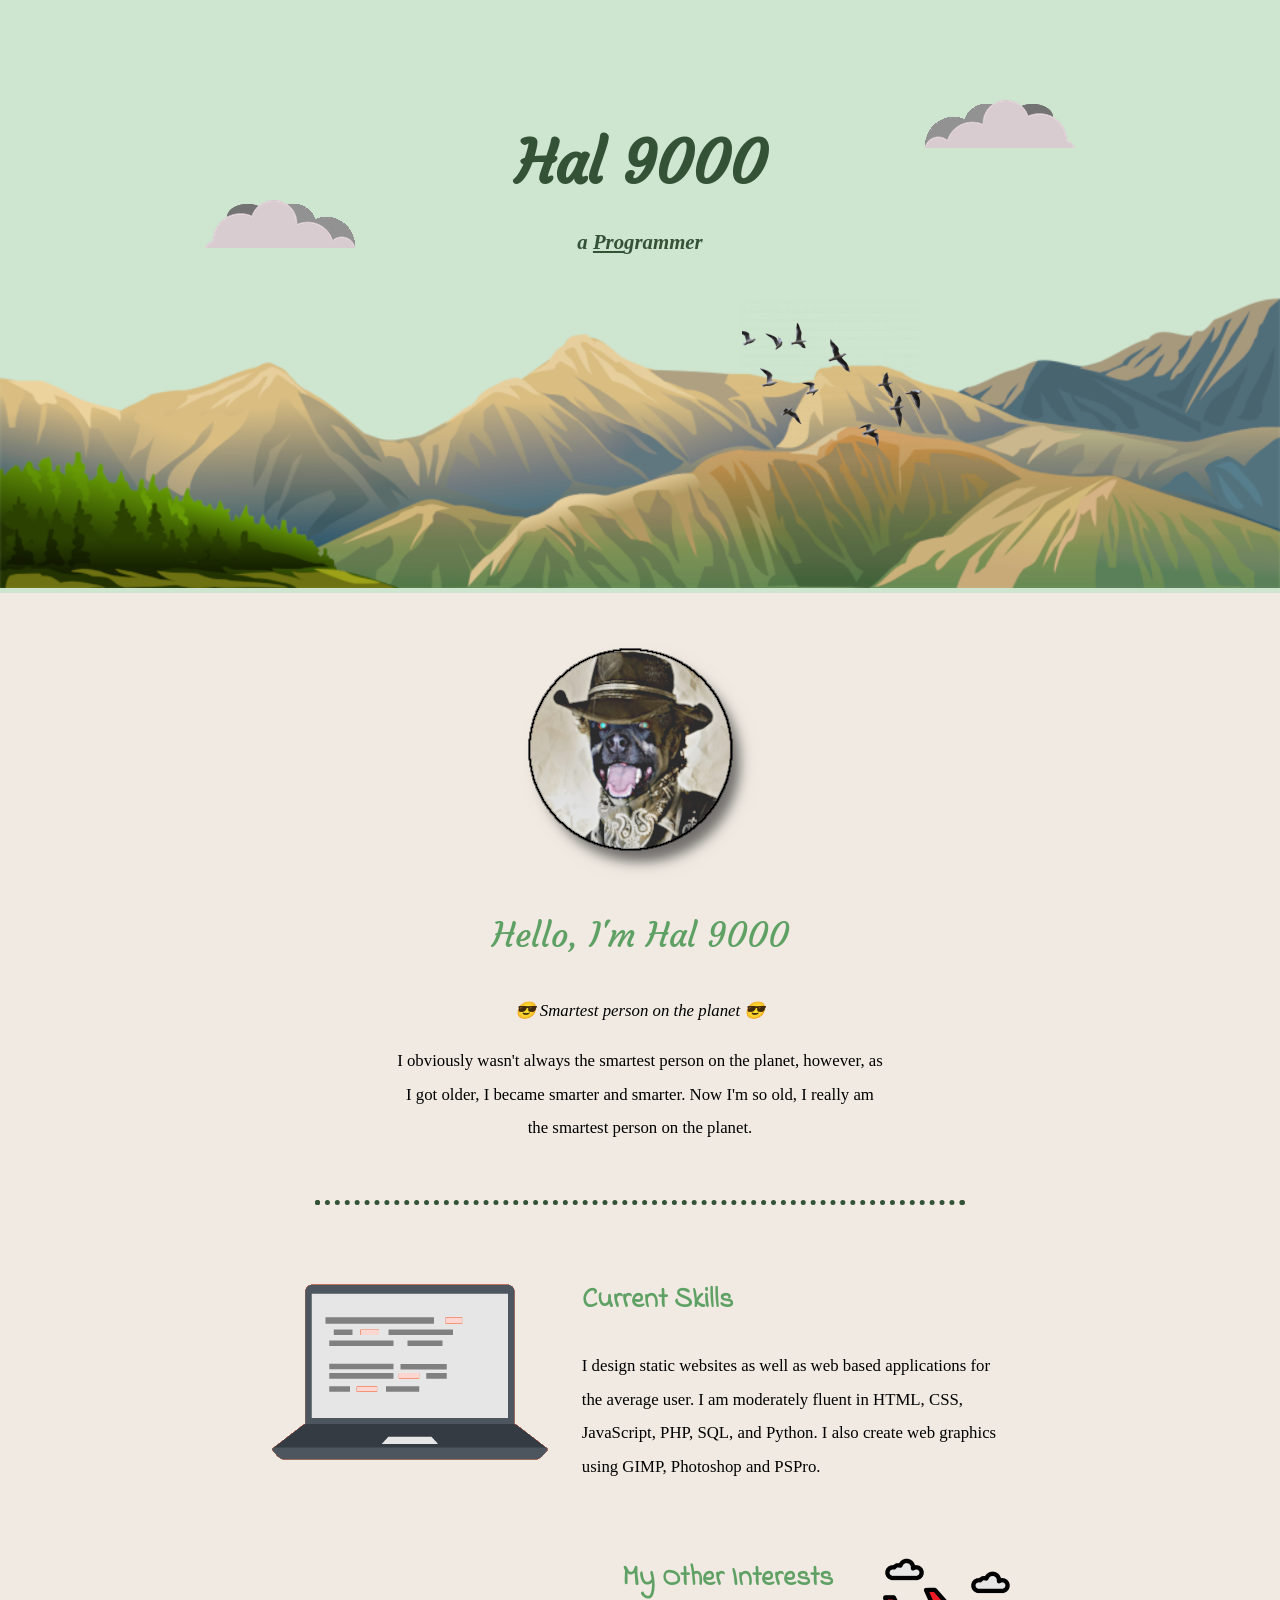
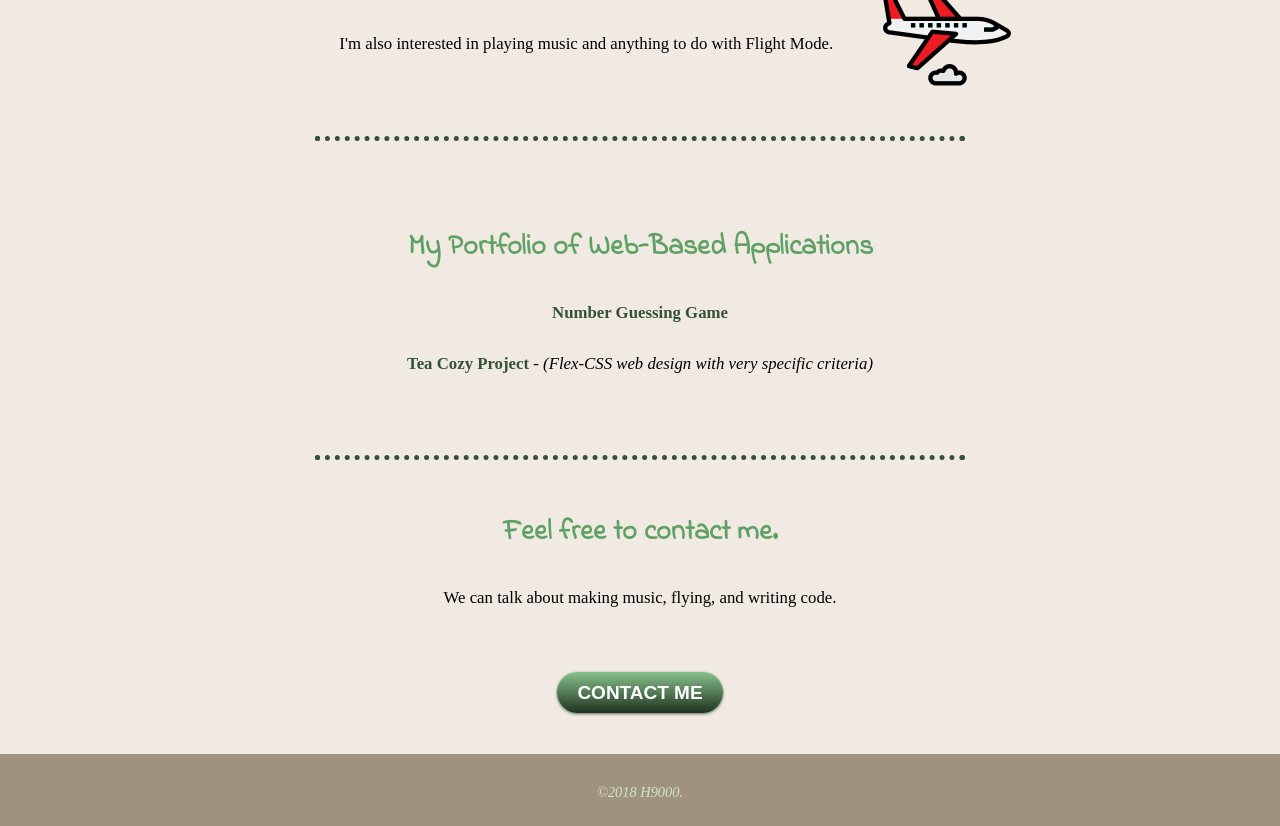
<file: index.html>
<!DOCTYPE html>
<html lang="en" dir="ltr">
    <head>
        <meta charset="utf-8">
        <title>Hal 9000</title>
        <link rel="stylesheet" href="./css/styles.css">
        <link rel="icon" href="./images/favicon.ico">
        <!-- if favicon fails to show up -->
        <!-- <link rel="favicon" href="images/favicon.ico?v=2"> -->
        <link rel="preconnect" href="https://fonts.googleapis.com">
        <link rel="preconnect" href="https://fonts.gstatic.com" crossorigin>
        <link href="https://fonts.googleapis.com/css2?family=Courgette&family=Indie+Flower&display=swap" rel="stylesheet">
    </head>
    <body>
        <div class="container-top">
            <img class="cloud-left" src="images/cloud1.png" alt="clouds">
            <h1>Hal 9000</h1>
            <p class="programmer">a <span class="pro">Pro</span>grammer</p>
            <img class="cloud-right" src="images/cloud2.png" alt="clouds">
            <img class="mountain" src="images/mountain2.png" alt="mountain">
            <img class="birds" src="images/bird_flock.png" alt="flock of birds">
        </div>
        <div class="container-middle">
            <div>
                <img src="images/logo_pic.png" alt="My Logo Pic">
                <h2>Hello, I'm Hal 9000</h2>
                <div class="personal">
                    <p><em>&#128526; Smartest person on the planet &#128526;</em></p>
                    <p>I obviously wasn't always the smartest person on the planet,
                        however, as I got older, I became smarter and smarter.
                        Now I'm so old, I really am the smartest person on the planet.</p>
                </div>
            </div>
            <hr>
            <div class="skill-row">
                <img class="computer" src="images/computer.png" alt="computer">
                <h3>Current Skills</h3>
                <p class="skills">I design static websites as well as web based applications for the average user.
                I am moderately fluent in HTML, CSS, JavaScript, PHP, SQL, and Python. I also create web graphics
                using GIMP, Photoshop and PSPro.</p>
            </div>
            <div class="interest-row">
                <img class="airplane" src="images/airplane.png" alt="Airplane Icon from https://www.flaticon.com/">
                <h3>My Other Interests</h3>
                <p>I'm also interested in playing music and anything to do with Flight Mode.</p>
            </div>
            <hr>
            <div class="container-middle">
                <h3>My Portfolio of Web-Based Applications</h3>
                <p><a target="_blank" rel="noopener noreferrer" href="./numberGame/index.html">Number Guessing Game</a></p>
                <p><a target="_blank" rel="noopener noreferrer" href="./teaCozy/index.html">Tea Cozy Project</a>
                 - <em>(Flex-CSS web design with very specific criteria)</em></p>
            </div>
            <hr>
            <div class="contact">
                <h3>Feel free to contact me.</h3>
                <p>We can talk about making music, flying, and writing code.</p>
                <p><br /></p>
                <a class="btn" href="mailto:halsan23@msn.com">CONTACT ME</a>
            </div>
        </div>
        <div class="container-bottom">
            <!-- <a class="footer-link" href="https://halsan23.github.io/main/" target="_blank" rel="noopener">My GitHub Website</a> -->
            <p>©2018 H9000.</p>
        </div>
    </body>
</html>
</file>
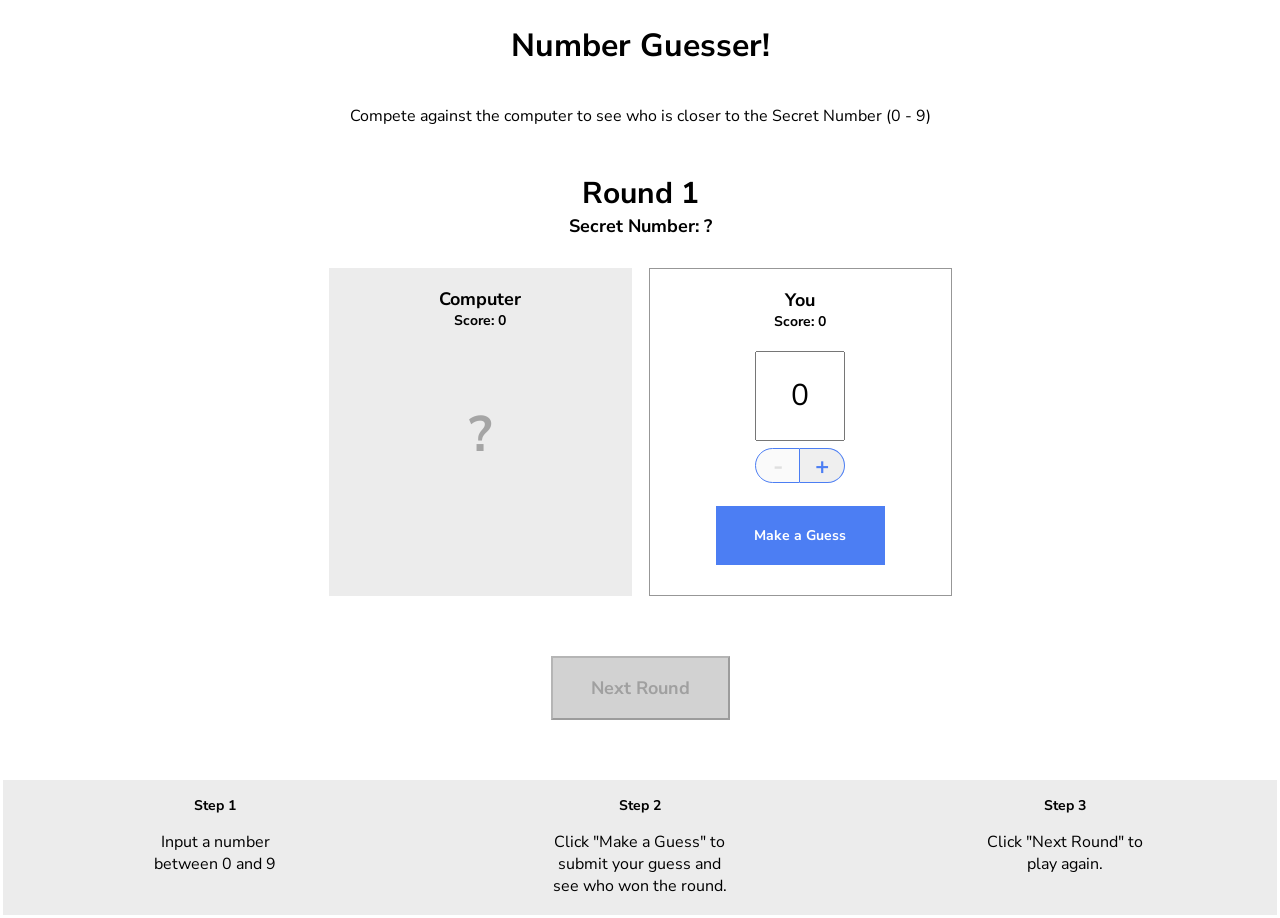
<file: numberGame/index.html>
<!doctype html>

<html>
  <head>
    <title>Number Guesser</title>
    <link href="https://fonts.googleapis.com/css?family=Nunito+Sans:400,700" rel="stylesheet">
    <link rel="stylesheet" href="./css/style.css">
  </head>
  <body>
    <div class="game-container">
      <header>
        <h1>Number Guesser!</h1>
      </header>
      <p>Compete against the computer to see who is closer to the Secret Number (0 - 9)</p>

      <div class="rounds">
        <p class="round-label">Round <span id="round-number">1</span></p>
        <p class="guess-label">Secret Number: <span id="target-number">?</span></p>
      </div>

      <div class="guessing-area">
        <div class="guess computer-guess">
          <div class="guess-title">
            <p class="guess-label">Computer</p>
            <p class="score-label">Score: <span id="computer-score">0</span></p>
          </div>
          <p id="computer-guess">?</p>
          <p class="winning-text" id="computer-wins"></p>
        </div>
        <div class="guess human-guess">
          <div class="guess-title">
            <p class="guess-label">You</p>
            <p class="score-label">Score: <span id="human-score">0</span></p>
          </div>
          <input type="number" id="human-guess" min=0 max=9 value=0>
          <div class="number-controls">
            <button class="number-control left" id="subtract" disabled>-</button>
            <button class="number-control right" id="add">+</button>
          </div>
          <button class="button" id="guess">Make a Guess</button>
        </div>
      </div>

      <div class="next-round-container">
        <button class="button" id="next-round" disabled>Next Round</button>
      </div>

    </div>

    <div class="instructions">
      <div class="instruction">
        <h3>Step 1</h3>
        <p>Input a number between 0 and 9</p>
      </div>
      <div class="instruction">
        <h3>Step 2</h3>
        <p>Click "Make a Guess" to submit your guess and see who won the round.</p>
      </div>
      <div class="instruction">
        <h3>Step 3</h3>
        <p>Click "Next Round" to play again.</p>
      </div>
    </div>

    <script src="./scripts/game.js"></script>
    <script src="./scripts/script.js"></script>
  </body>
</html>
</file>
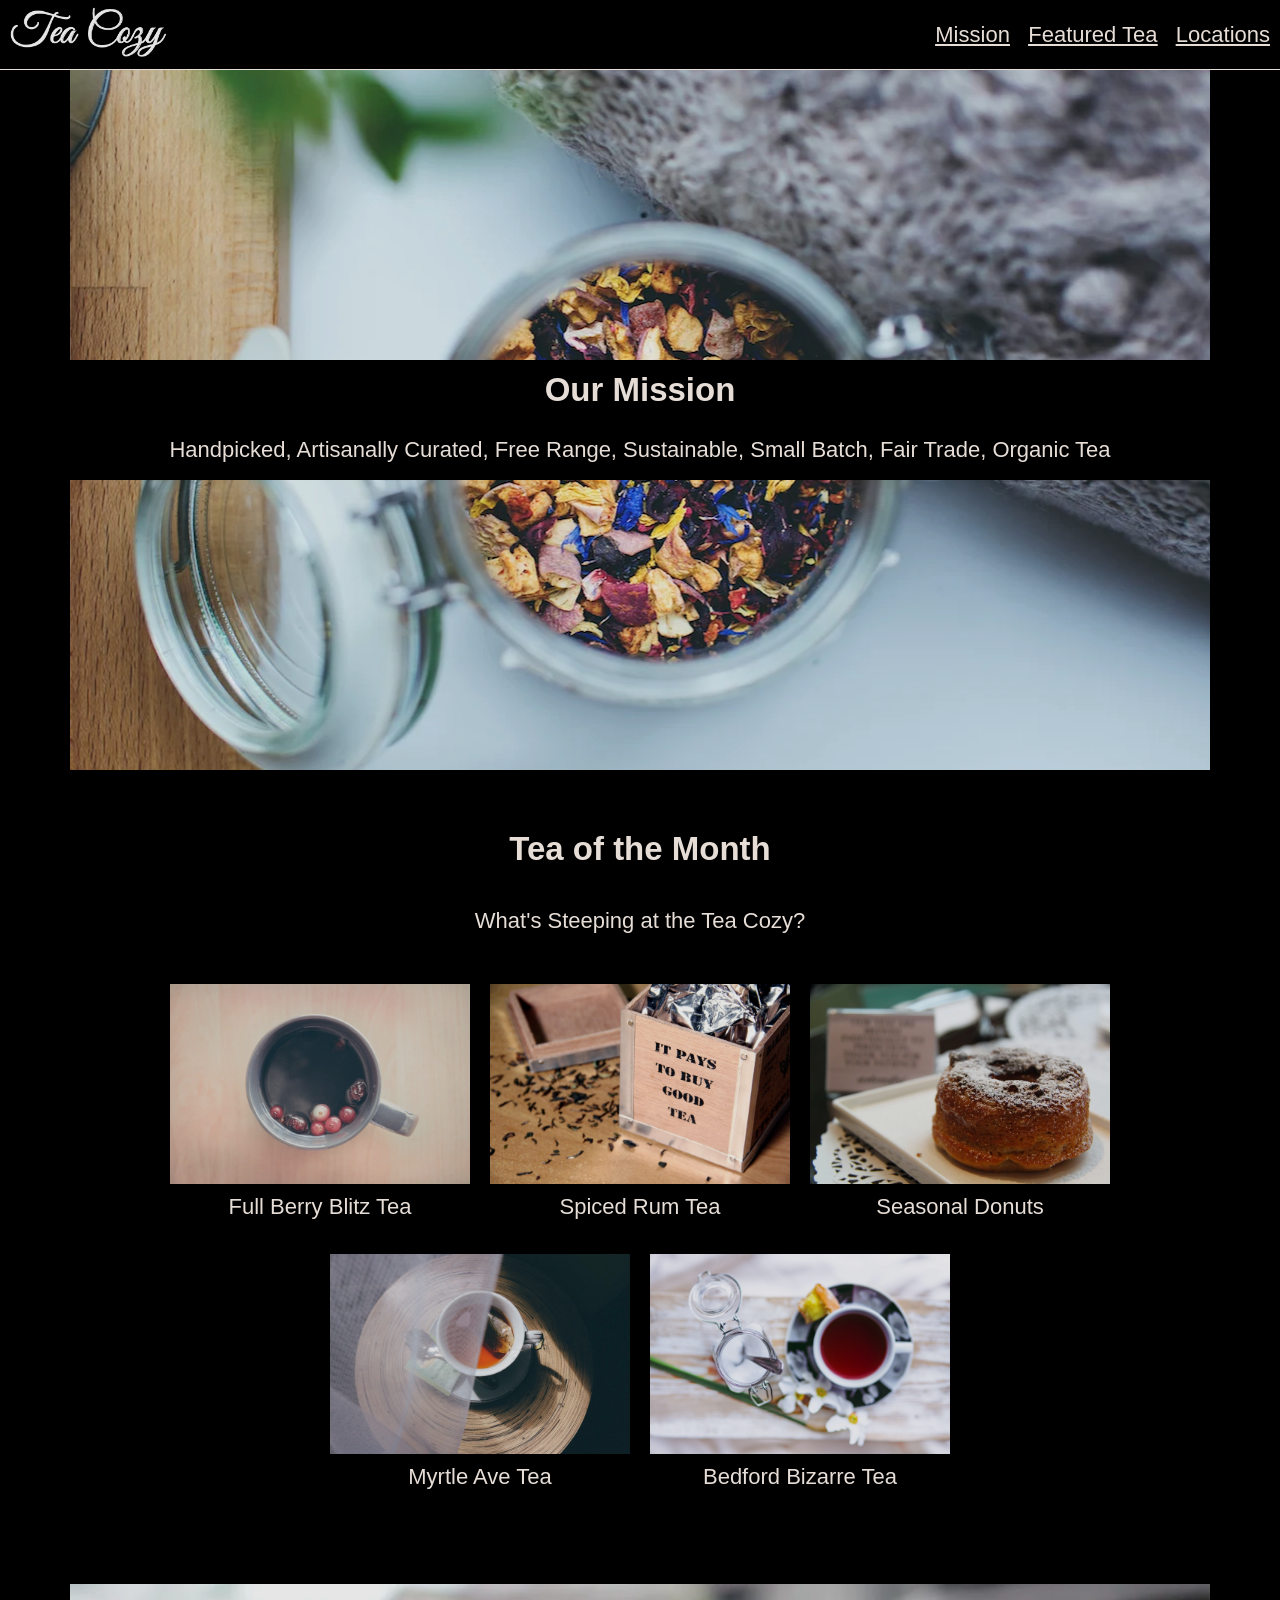
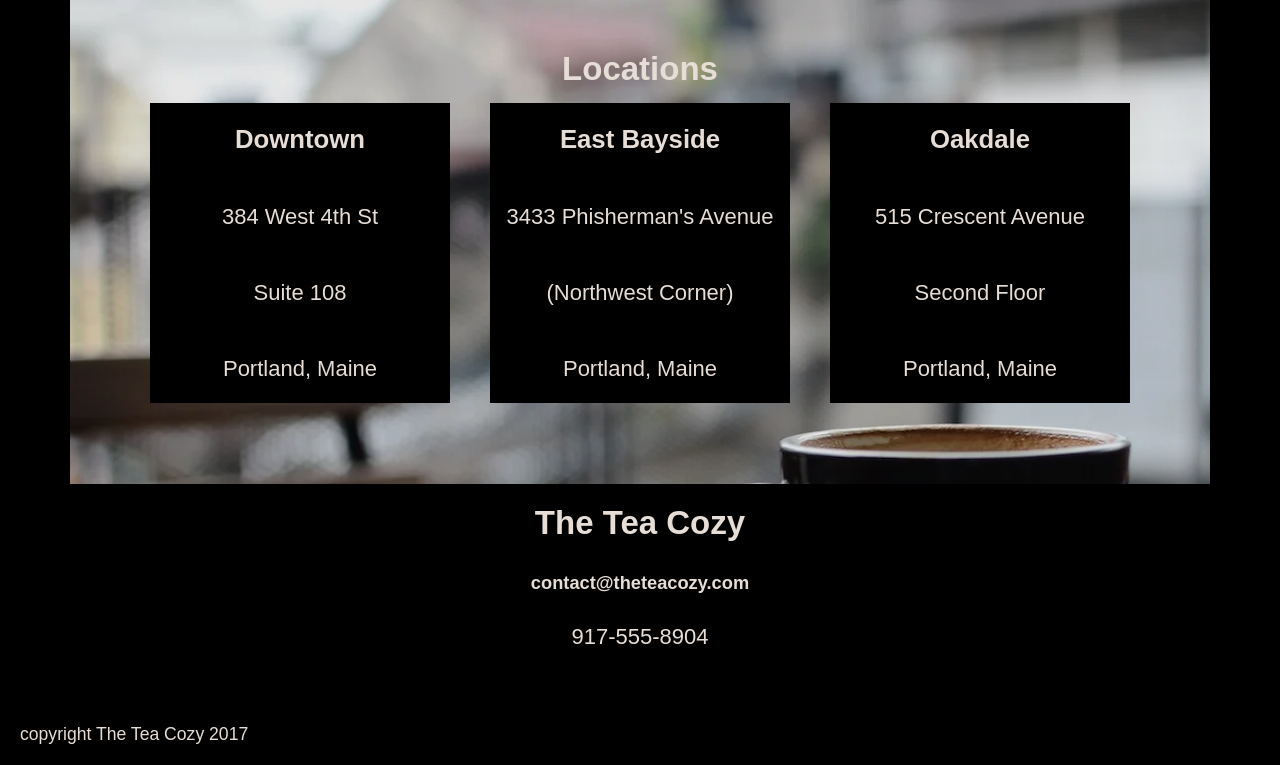
<file: teaCozy/index.html>
<!DOCTYPE html>
<html lang="en">
<head>
    <meta charset="UTF-8">
    <meta http-equiv="X-UA-Compatible" content="IE=edge">
    <meta name="viewport" content="width=device-width, initial-scale=1.0">
    <title>Tea Cozy</title>
    <link rel="stylesheet" href="styles/styles.css">
</head>


<body>
    <div class="header">
        <div id="logo">
            <img src="images/img-tea-cozy-logo.webp" alt="Cozy Tea Logo">
        </div>
        <div id="navbar">
            <ul>
                <li><a href="index.html">Mission</a></li>&nbsp;&nbsp;
                <li><a href="index.html">Featured Tea</a></li>&nbsp;&nbsp;
                <li><a href="index.html">Locations</a></li>
            </ul>
        </div>
    </div>


    <section>
        <div id="sect1">
            <h2>Our Mission</h2>
            <p>Handpicked, Artisanally Curated, Free Range, Sustainable, Small Batch, Fair Trade, Organic Tea</p>
        </div>
    </section>

    
    <section>
        <div id="sect2">
            <h2>Tea of the Month</h2>
            <p>What's Steeping at the Tea Cozy?</p>
        </div>
    </section>


    <section id="sect2imgs">
       <div id="sect2img">
            <img src="images/img-berryblitz.webp" alt="Berry Blitz Pic">
            <figcaption>Full Berry Blitz Tea</figcaption>
            <p></p>
        </div>
        <div id="sect2img">
            <img src="images/img-spiced-rum.webp" alt="Berry Blitz Pic">
            <figcaption>Spiced Rum Tea</figcaption>
            <p></p>
        </div>
        <div id="sect2img">
            <img src="images/img-donut.webp" alt="Berry Blitz Pic">
            <figcaption>Seasonal Donuts</figcaption>
            <p></p>
        </div>
        <div id="sect2img">
            <img src="images/img-myrtle-ave.webp" alt="Berry Blitz Pic">
            <figcaption>Myrtle Ave Tea</figcaption>
            <p></p>
        </div>
        <div id="sect2img">
            <img src="images/img-bedford-bizarre.webp" alt="Berry Blitz Pic">
            <figcaption>Bedford Bizarre Tea</figcaption>
            <p></p>
       </div>
    </section>

    
    <section>
        <div id="sect3">
            <h2>Locations</h2>
            <div id="sect3locs">
                <div id="locsrow">
                    <h3>Downtown</h3>
                    <p>384 West 4th St</p>
                    <p>Suite 108</p>
                    <p>Portland, Maine</p>
                </div>
                <div id="locsrow">
                    <h3>East Bayside</h3>
                    <p>3433 Phisherman's Avenue</p>
                    <p>(Northwest Corner)</p>
                    <p>Portland, Maine</p>
                </div>
                <div id="locsrow">
                    <h3>Oakdale</h3>
                    <p>515 Crescent Avenue</p>
                    <p>Second Floor</p>
                    <p>Portland, Maine</p>
                </div>
            </div>
        </div>
    </section>


    <section>
        <div id="sect4">
            <h2>The Tea Cozy</h2>
            <h5>contact@theteacozy.com</h5>
            <p>917-555-8904</p>
        </div>
    </section>

    <footer>
        <p>copyright The Tea Cozy 2017</p>
    </footer>

</body>
</html>
</file>
<file: css/styles.css>
/* background-colors -- #CEE5D0 -- #F0EAE2 -- #A0937D */
/* font-colors -- #EAF6F6 -- #5FA164 -- #345236 */
/* font-family: 'Courgette', cursive;
font-family: 'Indie Flower', cursive; */

/* -----------  HTML Elements  -----------  */
body {
    margin: 0;
    text-align: center;
    font-family: Georgia, serif;
    font-size: 105%;
}
h1 {
    color: #345236;
    font-size: 3.75rem;
    margin: 0 auto 0 auto;
    font-family: 'Courgette', cursive;
}
h2 {
    color: #5FA164;
    font-family: 'Courgette', cursive;
    font-size: 2.1rem;
    font-weight: normal;
    padding-bottom: 10px;
}
h3 {
    color: #5FA164;
    font-family: 'Indie Flower', serif;
    font-size: 1.75rem;
}
hr {
    border: dotted #345236 5px;
    border-bottom: none;
    width: 50%;
}
p {
    line-height: 2;
}
a {
    color: #345236;
    font-weight: bold;
    text-decoration: none;
}

/* ----------  Class  Elements  ----------  */
.container-top {
    background-color: #CEE5D0;
    padding-top: 125px;
}
.container-middle {
    background-color: #F0EAE2;
    padding: 50px 0;
}
.container-bottom {
    color: #CEE5D0;
    font-size: .9REM;
    font-style: italic;
    background-color: #A0937D;
    padding: 10px 0 5px;
}
.cloud-left {
    position: absolute;
    left: 16%;
    top: 200px;
}
.cloud-right {
    position: absolute;
    right: 16%;
    top: 100px;
}
.birds {
    position: absolute;
    right: 28%;
    top: 300px;
}
.mountain {
    width: 100%;
}
.pro {
    text-decoration: underline;
}
.programmer {
    color: #345236;
    font-size: 1.3rem;
    font-weight: bold;
    font-style: italic;
}
.personal {
    padding-bottom: 30px;
    width: 38%;
    margin: auto;
}
.skill-row {
    width: 58%;
    margin: 75px auto 75px auto;
    text-align: left;
}
.interest-row {
    width: 58%;
    margin: 75px auto 75px auto;
    text-align: right;
}
.computer {
  float: left;
  margin-right: 30px;
}
.airplane {
  float: right;
  margin-left: 50px;
}
.contact{
    padding-top: 15px;
}
.btn {
  background: #6aeb82;
  background-image: -webkit-linear-gradient(top, #87C18B, #1F3320);
  background-image: -moz-linear-gradient(top, #87C18B, #1F3320);
  background-image: -ms-linear-gradient(top, #87C18B, #1F3320);
  background-image: -o-linear-gradient(top, #87C18B, #1F3320);
  background-image: linear-gradient(to bottom, #87C18B, #1F3320);
  -webkit-border-radius: 28;
  -moz-border-radius: 28;
  border-radius: 28px;
  -webkit-box-shadow: 0px 1px 3px #666666;
  -moz-box-shadow: 0px 1px 3px #666666;
  box-shadow: 0px 1px 3px #666666;
  font-family: Arial;
  color: #ffffff;
  font-size: 19px;
  padding: 10px 20px 10px 20px;
  text-decoration: none;
}
.btn:hover {
  background: #8bf59d;
  background-image: -webkit-linear-gradient(top, #8bf59d, #1C622C);
  background-image: -moz-linear-gradient(top, #8bf59d, #1C622C);
  background-image: -ms-linear-gradient(top, #8bf59d, #1C622C);
  background-image: -o-linear-gradient(top, #8bf59d, #1C622C);
  background-image: linear-gradient(to bottom, #8bf59d, #1C622C);
  text-decoration: none;
}
.footer-link {
    font-family: 'Indie Flower', serif;
    color: #345236;
    font-size: 1.5rem;
    font-weight: bold;
    text-decoration: none;
}
.footer-link:hover {
    color: #CEE5D0;
}
</file>
<file: numberGame/css/style.css>
* {
  font-family: 'Nunito Sans';
  box-sizing: border-box;
}

body {
  margin: 0 auto;
  padding: 3px;
  background-color: #fff;
}

.game-container {
  max-width: 640px;
  margin: 0 auto;
  text-align: center;
}

header {
  display: flex;
  justify-content: center
}

.rounds {
  display: flex;
  flex-direction: column;
  align-items: center;
  margin-bottom: 30px;
}

.round-label {
  font-size: 30px;
  font-weight: 700;
  margin-bottom: 0px;
}

.guess {
  min-width: 303px;
  height: 328px;
  display: flex;
  flex-direction: column;
  align-items: center;
  padding: 19px;
}

.guessing-area {
  display: flex;
  justify-content: space-around;
  align-items: flex-start;
  margin-bottom: 60px;
}

.guess-title {
  display: flex;
  flex-direction: column;
  align-items: center;
  justify-content: flex-start;
  margin-bottom: 20px;
}

.guess-label {
  font-size: 18px;
  font-weight: 700;
  margin: 0;
}

.score-label {
  font-size: 14px;
  font-weight: 700;
  margin: 0;
}

.target-guess {
  display: flex;
  flex-direction: column;
  align-items: center;
  justify-content: flex-start;
}

.computer-guess {
  background-color: #ececec;
}

#computer-guess {
  font-size: 50px;
  font-weight: 700;
  color: #a5a5a5;
}

.human-guess {
  border: 1px solid #979797;
}

.guess input {
  height: 90px;
  width: 90px;
  font-size: 30px;
  text-align: center;
  margin: 0 auto;
  margin-bottom: 7px;
}

.number-controls {
  font-size: 0;
  margin-bottom: 23px;
}

.number-control {
  border: solid 1px #4c7ef3;
  display: inline-block;
  width: 45px;
  height: 35px;
  font-size: 24px;
  font-weight: 700;
  color: #4c7ef3;
  cursor: pointer;
}

.number-controls button[disabled] {
  color: #dfdfdf;
  cursor: default;
}

.left {
  border-top-left-radius: 22.5px;
  border-bottom-left-radius: 22.5px;
}

.right {
  border-top-right-radius: 22.5px;
  border-bottom-right-radius: 22.5px;
  border-left-width: 0px;
}

.controls {
  display: flex;
  justify-content: space-around;
}

.button {
  background-color: #4c7ef3;
  color: #fff;
  cursor: pointer;
}

#guess {
  padding: 20px;
  width: 169px;
  height: 59px;
  border: none;
  font-weight: 700;
  font-size: 14px;
}

input[type=number]::-webkit-inner-spin-button {
  -webkit-appearance: none;
}

#next-round {
  width: 179px;
  height: 64px;
  font-size: 18px;
  font-weight: bold;
  margin-left: auto;
  margin-right: auto;
  margin-bottom: 60px;
}
  
.button[disabled] {
  background-color: #d2d2d2;
  color: #a0a0a0;
  cursor: default;
}

.instructions {
  background-color: #ececec;
  width: 100%;
  display: flex;
  justify-content: space-around;
}

.instruction {
  width: 180px;
  padding: 2px;
  text-align: center;
}

.instructions h3 {
  font-size: 14px;
}


.winning-text, .winning-text[disabled] {
  color: #ec3636;
  font-weight: 700;
}
</file>
<file: teaCozy/styles/styles.css>
* {
    margin: 0;
    padding: 0;
}

body {
    font-family: Arial, Helvetica, sans-serif;
    font-size: 22px;
    color: seashell;
    background-color: black;
    opacity: 0.9;
    text-align: center;
    overflow-x: hidden;
}

.header {
    height: 69px;
    border-bottom: 1px solid seashell;
    display: flex;    
    justify-content: space-between;
    align-items: center;
}

#logo img {
    height: 50px;
    margin-left: 10px;
}

#navbar {
    margin-right: 10px;
    display: flex;
    justify-content: end;
}

#navbar li {
    display: inline;
    list-style: none;
    text-decoration: underline;
}

#navbar a {
    color: seashell;
}

section {
    display: flex;
    justify-content: center;
    align-items: center;
}

#sect1 {
    background-image: url(../images/img-mission-background.webp);
    width: 89%;
    height: 700px;
    display: flex;
    flex-direction: column;
    justify-content: center;
}

#sect1 h2,
#sect1 p {
    width: 100%;
    height: 60px;
    background-color: black;
    color: seashell;
    display: flex;
    justify-content: center;
    align-items: center;
}

#sect2 {
    width: 85%;
    display: flex;
    flex-direction: column;
    justify-content: center;
    align-items: center;
}

#sect2 h2,
#sect2 p {
    color: seashell;
    display: flex;
    justify-content: center;
    align-items: center;
}

#sect2 h2 {
    margin-top: 60px;
}

#sect2 p {
    margin: 40px;
}

#sect2imgs {
    width: 89%;
    display: inline-flex;
    justify-content: center;
    align-items: center;
    flex-wrap: wrap;
}

#sect2img {
    display: flex;
    flex-direction: column;
    justify-content: center;
}

#sect2img img {
    width: 300px;
    height: 200px;
    margin: 10px 10px;
}

#sect2img p {
    margin: 12px;
}

#sect3 {
    background-image: url(../images/img-locations-background.webp);
    width: 89%;
    height: 500px;
    margin-top: 70px;
    display: flex;
    flex-direction: column;
    justify-content: center;
}

#sect3locs {
    display: inline-flex;
    justify-content: center;
    align-items: center;
}

#locsrow {
    width: 300px;
    height: 300px;
    margin: 15px 20px;
    color: seashell;
    background-color: black;
    opacity: 1;
    display: flex;
    flex-direction: column;
    justify-content: center;
    gap: 50px;
}

#sect4 {
    color: seashell;
    height: 200px;
    gap: 30px;
    margin-top: 20px;
    display: flex;
    flex-direction: column;
    justify-content: flex-start;
    align-items: center;
}

footer {
    margin: 20px 20px;
    font-size: .8em;
    display: flex;
    justify-content: start;
}
</file>
